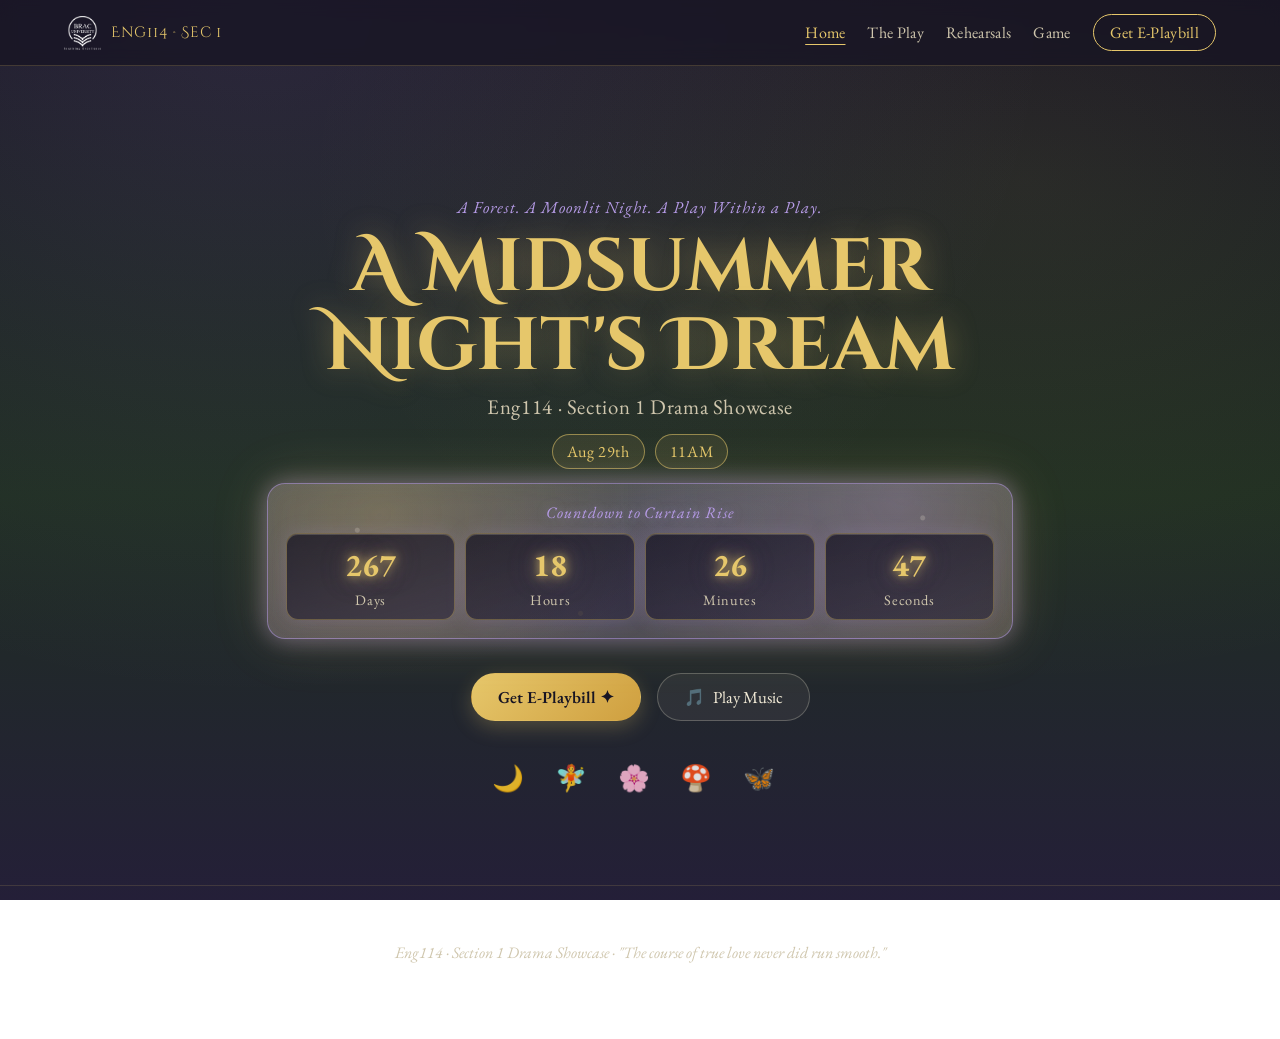
<file: index.html>
<!DOCTYPE html>
<html lang="en">
<head>
<meta charset="UTF-8" />
<meta name="viewport" content="width=device-width, initial-scale=1.0" />
<title>A Midsummer Night's Dream | Eng114 Sec:1 Drama Showcase</title>
<link rel="icon" type="image/svg+xml" href="data:image/svg+xml,%3Csvg xmlns='http://www.w3.org/2000/svg' viewBox='0 0 100 100'%3E%3Ctext y='0.9em' font-size='90'%3E%F0%9F%A7%9A%3C/text%3E%3C/svg%3E" />
<link rel="preconnect" href="https://fonts.googleapis.com">
<link rel="preconnect" href="https://fonts.gstatic.com" crossorigin>
<link href="https://fonts.googleapis.com/css2?family=Cinzel+Decorative:wght@400;700;900&family=EB+Garamond:ital,wght@0,400;0,500;0,600;1,400&display=swap" rel="stylesheet">
<link rel="stylesheet" href="style.css" />
</head>
<body>

<!-- Drifting firefly / sparkle field, decorative only -->
<div class="fireflies" aria-hidden="true">
  <span></span><span></span><span></span><span></span><span></span>
  <span></span><span></span><span></span><span></span><span></span>
</div>

<header class="site-header">
  <div class="brand">
    <img src="bracu-logo-white.png" alt="BRACU logo" class="uni-logo" />
    <span class="brand-text">Eng114 · Sec 1</span>
  </div>
  <nav class="site-nav">
    <a href="index.html" class="is-active">Home</a>
    <a href="play.html">The Play</a>
    <a href="gallery.html">Rehearsals</a>
    <a href="game.html">Game</a>
    <a href="ticket.html" class="nav-cta">Get E-Playbill</a>
  </nav>
</header>

<main>

  <!-- ================= HERO / HOME ================= -->
  <section id="home" class="hero">
    <p class="eyebrow">A Forest. A Moonlit Night. A Play Within a Play.</p>
    <h1 class="hero-title">A Midsummer<br>Night's Dream</h1>
    <p class="hero-sub">Eng114 &middot; Section 1 Drama Showcase</p>
    <div class="event-meta" aria-label="Showcase schedule">
      <span class="event-pill">Aug 29th</span>
      <span class="event-pill">11AM</span>
    </div>
    <div class="countdown-wrap" aria-live="polite">
      <p class="countdown-label">Countdown to Curtain Rise</p>
      <div class="countdown" id="countdown" role="timer">
        <div class="countdown-unit"><strong id="countdownDays">--</strong><span>Days</span></div>
        <div class="countdown-unit"><strong id="countdownHours">--</strong><span>Hours</span></div>
        <div class="countdown-unit"><strong id="countdownMinutes">--</strong><span>Minutes</span></div>
        <div class="countdown-unit"><strong id="countdownSeconds">--</strong><span>Seconds</span></div>
      </div>
    </div>

    <div class="hero-actions">
      <a href="ticket.html" class="btn btn-primary">Get E-Playbill ✦</a>
      <button id="ambientToggle" class="btn btn-ghost" type="button">
        <span id="ambientIcon">🎵</span> <span id="ambientLabel">Play Music</span>
      </button>
    </div>

    <!--
      NOTE FOR USER: Pixabay has royalty-free ambient tracks that fit perfectly here.
      Search Pixabay for something like "forest night ambience", "magical fairy forest",
      or "enchanted forest ambient", then download an MP3 and save it as:
      alban_gogh-lonely-fairyx27s-lament-209126.mp3
      The player below is already wired up to it.
    -->
    <div class="hero-motif" aria-hidden="true">🌙 🧚 🌸 🍄 🦋</div>
  </section>

</main>

<footer class="site-footer">
  <p>Eng114 · Section 1 Drama Showcase · "The course of true love never did run smooth."</p>
</footer>

<script type="module" src="script.js"></script>
</body>
</html>
</file>
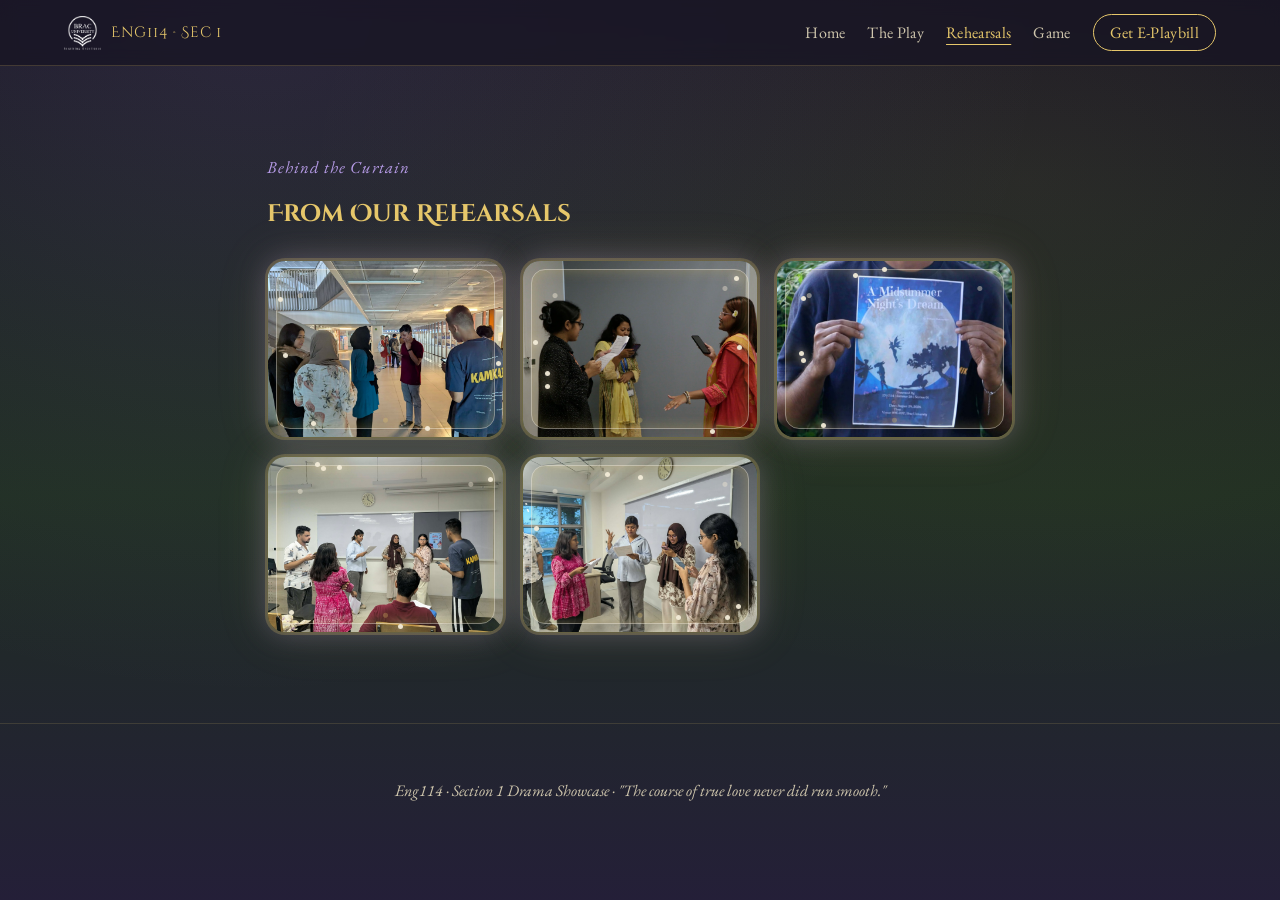
<file: gallery.html>
<!DOCTYPE html>
<html lang="en">
<head>
<meta charset="UTF-8" />
<meta name="viewport" content="width=device-width, initial-scale=1.0" />
<title>Rehearsals | A Midsummer Night's Dream</title>
<link rel="icon" type="image/svg+xml" href="data:image/svg+xml,%3Csvg xmlns='http://www.w3.org/2000/svg' viewBox='0 0 100 100'%3E%3Ctext y='0.9em' font-size='90'%3E%F0%9F%A7%9A%3C/text%3E%3C/svg%3E" />
<link rel="preconnect" href="https://fonts.googleapis.com">
<link rel="preconnect" href="https://fonts.gstatic.com" crossorigin>
<link href="https://fonts.googleapis.com/css2?family=Cinzel+Decorative:wght@400;700;900&family=EB+Garamond:ital,wght@0,400;0,500;0,600;1,400&display=swap" rel="stylesheet">
<link rel="stylesheet" href="style.css" />
</head>
<body>

<div class="fireflies" aria-hidden="true">
  <span></span><span></span><span></span><span></span><span></span>
  <span></span><span></span><span></span><span></span><span></span>
</div>

<header class="site-header">
  <div class="brand">
    <img src="bracu-logo-white.png" alt="BRACU logo" class="uni-logo" />
    <span class="brand-text">Eng114 · Sec 1</span>
  </div>
  <nav class="site-nav">
    <a href="index.html">Home</a>
    <a href="play.html">The Play</a>
    <a href="gallery.html" class="is-active">Rehearsals</a>
    <a href="game.html">Game</a>
    <a href="ticket.html" class="nav-cta">Get E-Playbill</a>
  </nav>
</header>

<main>
  <section class="section gallery">
    <p class="eyebrow">Behind the Curtain</p>
    <h2>From Our Rehearsals</h2>
    <div class="gallery-grid">
      <div class="gallery-item"><img src="WhatsApp Unknown 2026-08-18 at 10.03.54 PM/WhatsApp Image 2026-08-18 at 7.03.28 PM.jpeg" alt="Rehearsal photo 1" onerror="this.parentElement.style.display='none'" /></div>
      <div class="gallery-item"><img src="WhatsApp Unknown 2026-08-18 at 10.03.54 PM/WhatsApp Image 2026-08-18 at 7.03.28 PM (1).jpeg" alt="Rehearsal photo 2" onerror="this.parentElement.style.display='none'" /></div>
      <div class="gallery-item"><img src="WhatsApp Unknown 2026-08-18 at 10.03.54 PM/WhatsApp Image 2026-08-18 at 7.03.47_.png" alt="Rehearsal photo 3" onerror="this.parentElement.style.display='none'" /></div>
      <div class="gallery-item"><img src="WhatsApp Unknown 2026-08-18 at 10.03.54 PM/WhatsApp Image 2026-08-18 at 7.03.47 PM (1).jpeg" alt="Rehearsal photo 4" onerror="this.parentElement.style.display='none'" /></div>
      <div class="gallery-item"><img src="WhatsApp Unknown 2026-08-18 at 10.03.54 PM/WhatsApp Image 2026-08-18 at 7.03.47 PM (2).jpeg" alt="Rehearsal photo 5" onerror="this.parentElement.style.display='none'" /></div>
    </div>
  </section>
</main>

<footer class="site-footer">
  <p>Eng114 · Section 1 Drama Showcase · "The course of true love never did run smooth."</p>
</footer>

<script type="module" src="script.js"></script>
</body>
</html>
</file>
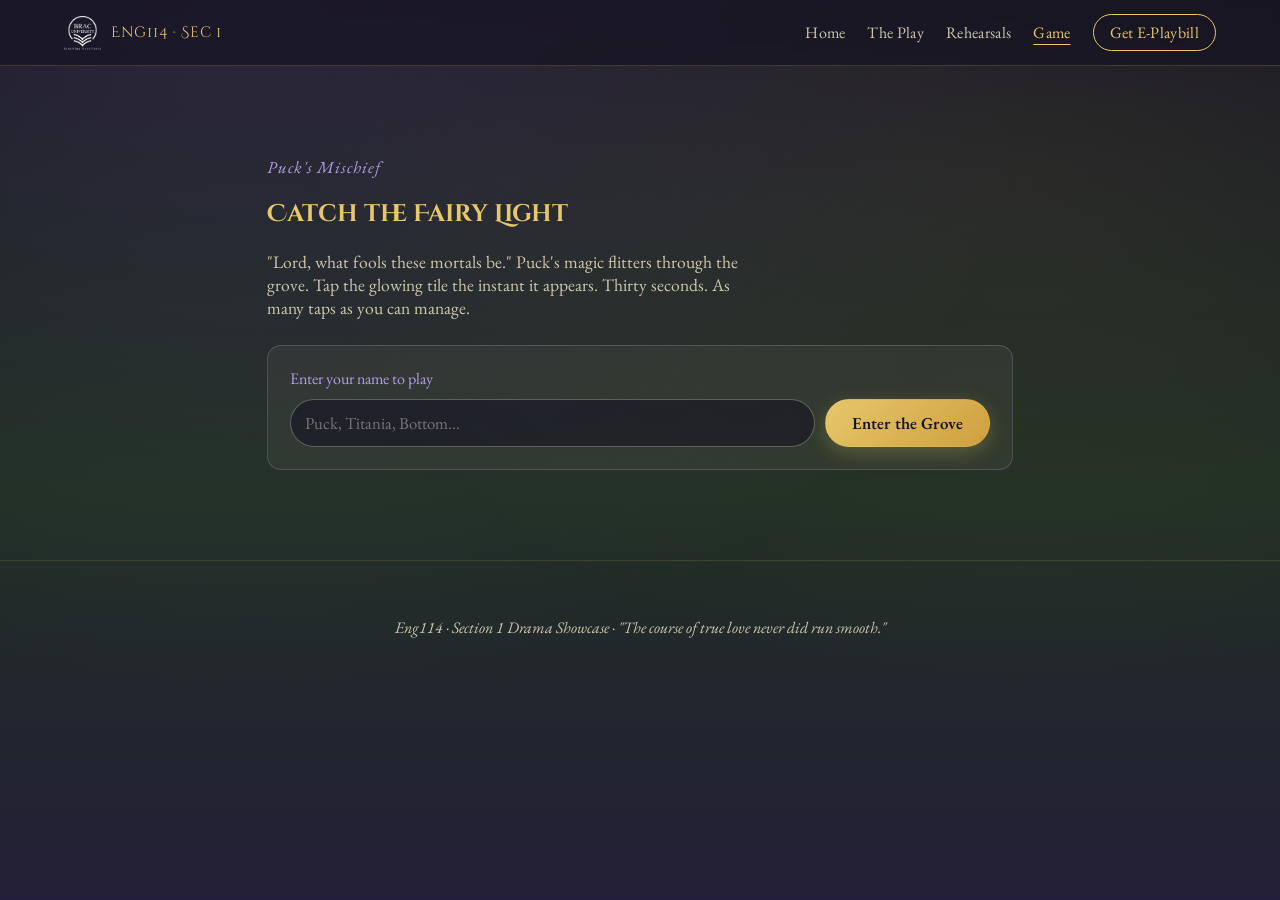
<file: game.html>
<!DOCTYPE html>
<html lang="en">
<head>
<meta charset="UTF-8" />
<meta name="viewport" content="width=device-width, initial-scale=1.0" />
<title>Game | A Midsummer Night's Dream</title>
<link rel="icon" type="image/svg+xml" href="data:image/svg+xml,%3Csvg xmlns='http://www.w3.org/2000/svg' viewBox='0 0 100 100'%3E%3Ctext y='0.9em' font-size='90'%3E%F0%9F%A7%9A%3C/text%3E%3C/svg%3E" />
<link rel="preconnect" href="https://fonts.googleapis.com">
<link rel="preconnect" href="https://fonts.gstatic.com" crossorigin>
<link href="https://fonts.googleapis.com/css2?family=Cinzel+Decorative:wght@400;700;900&family=EB+Garamond:ital,wght@0,400;0,500;0,600;1,400&display=swap" rel="stylesheet">
<link rel="stylesheet" href="style.css" />
</head>
<body>

<div class="fireflies" aria-hidden="true">
  <span></span><span></span><span></span><span></span><span></span>
  <span></span><span></span><span></span><span></span><span></span>
</div>

<header class="site-header">
  <div class="brand">
    <img src="bracu-logo-white.png" alt="BRACU logo" class="uni-logo" />
    <span class="brand-text">Eng114 · Sec 1</span>
  </div>
  <nav class="site-nav">
    <a href="index.html">Home</a>
    <a href="play.html">The Play</a>
    <a href="gallery.html">Rehearsals</a>
    <a href="game.html" class="is-active">Game</a>
    <a href="ticket.html" class="nav-cta">Get E-Playbill</a>
  </nav>
</header>

<main>
  <section class="section game-section">
    <p class="eyebrow">Puck's Mischief</p>
    <h2>Catch the Fairy Light</h2>
    <p class="game-blurb">
      "Lord, what fools these mortals be." Puck's magic flitters through the grove. Tap the
      glowing tile the instant it appears. Thirty seconds. As many taps as you can manage.
    </p>

    <div id="nameGate" class="name-gate">
      <label for="playerName">Enter your name to play</label>
      <div class="name-gate-row">
        <input id="playerName" type="text" maxlength="24" placeholder="Puck, Titania, Bottom..." />
        <button id="confirmName" class="btn btn-primary" type="button">Enter the Grove</button>
      </div>
    </div>

    <div id="gameArea" class="game-area" hidden>
      <div class="difficulty-row">
        <label for="difficultySelect">Difficulty</label>
        <select id="difficultySelect" aria-label="Select game difficulty">
          <option value="easy">Easy</option>
          <option value="medium" selected>Medium</option>
          <option value="hard">Hard</option>
        </select>
      </div>

      <div class="game-hud">
        <div>Player: <strong id="hudName">-</strong></div>
        <div>Score: <strong id="score">0</strong></div>
        <div>Time: <strong id="time">30</strong>s</div>
      </div>

      <div class="tile-grid" id="tileGrid">
        <button class="tile" data-i="0">🌙</button>
        <button class="tile" data-i="1">🌙</button>
        <button class="tile" data-i="2">🌙</button>
        <button class="tile" data-i="3">🌙</button>
        <button class="tile" data-i="4">🌙</button>
        <button class="tile" data-i="5">🌙</button>
        <button class="tile" data-i="6">🌙</button>
        <button class="tile" data-i="7">🌙</button>
        <button class="tile" data-i="8">🌙</button>
      </div>

      <button id="start" class="btn btn-primary" type="button">Start</button>
      <p id="status" class="game-status">Press start when you're ready, mortal.</p>
    </div>
  </section>
</main>

<footer class="site-footer">
  <p>Eng114 · Section 1 Drama Showcase · "The course of true love never did run smooth."</p>
</footer>

<script type="module" src="script.js"></script>
</body>
</html>
</file>
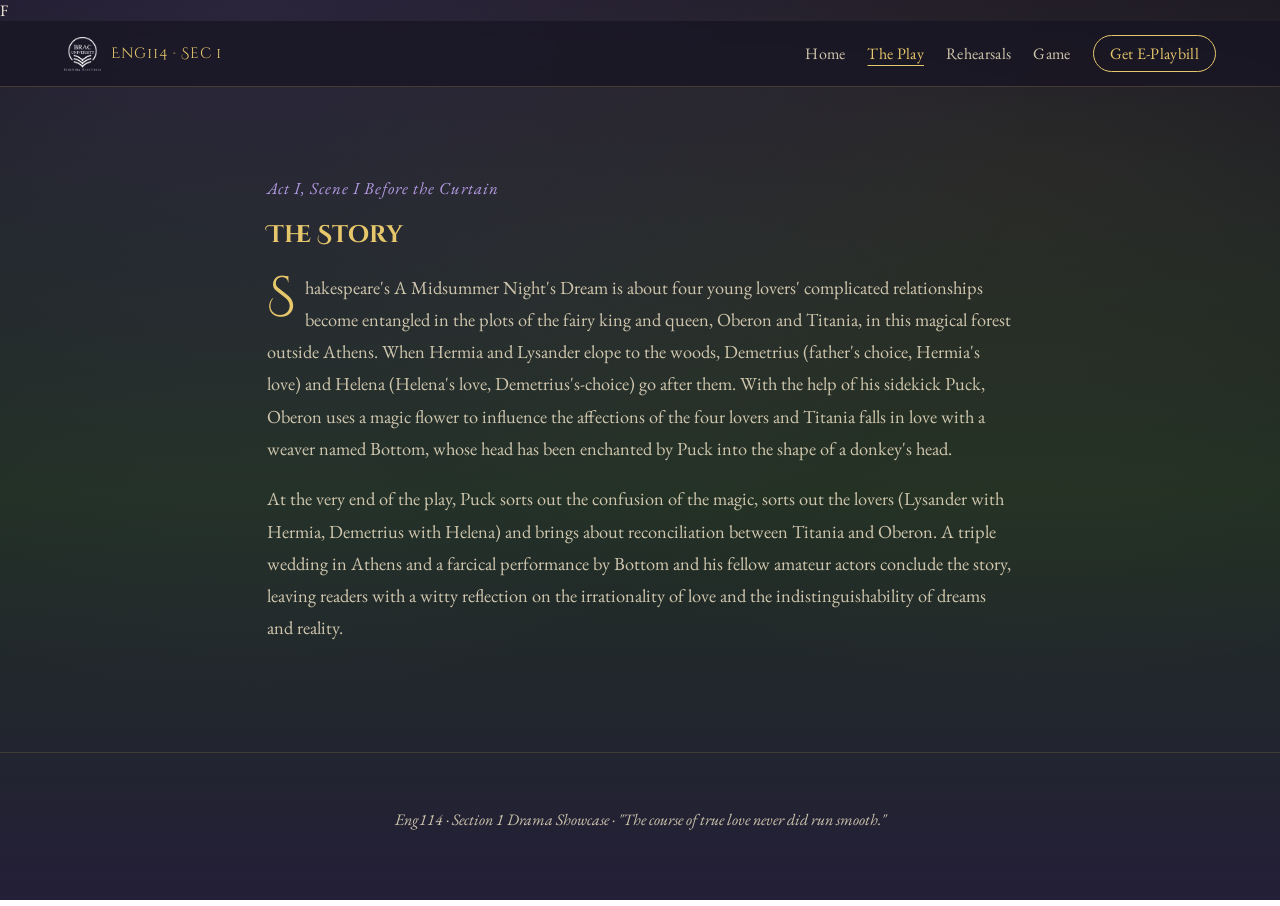
<file: play.html>
F<!DOCTYPE html>
<html lang="en">
<head>
<meta charset="UTF-8" />
<meta name="viewport" content="width=device-width, initial-scale=1.0" />
<title>The Play | A Midsummer Night's Dream</title>
<link rel="icon" type="image/svg+xml" href="data:image/svg+xml,%3Csvg xmlns='http://www.w3.org/2000/svg' viewBox='0 0 100 100'%3E%3Ctext y='0.9em' font-size='90'%3E%F0%9F%A7%9A%3C/text%3E%3C/svg%3E" />
<link rel="preconnect" href="https://fonts.googleapis.com">
<link rel="preconnect" href="https://fonts.gstatic.com" crossorigin>
<link href="https://fonts.googleapis.com/css2?family=Cinzel+Decorative:wght@400;700;900&family=EB+Garamond:ital,wght@0,400;0,500;0,600;1,400&display=swap" rel="stylesheet">
<link rel="stylesheet" href="style.css" />
</head>
<body>

<div class="fireflies" aria-hidden="true">
  <span></span><span></span><span></span><span></span><span></span>
  <span></span><span></span><span></span><span></span><span></span>
</div>

<header class="site-header">
  <div class="brand">
    <img src="bracu-logo-white.png" alt="BRACU logo" class="uni-logo" />
    <span class="brand-text">Eng114 · Sec 1</span>
  </div>
  <nav class="site-nav">
    <a href="index.html">Home</a>
    <a href="play.html" class="is-active">The Play</a>
    <a href="gallery.html">Rehearsals</a>
    <a href="game.html">Game</a>
    <a href="ticket.html" class="nav-cta">Get E-Playbill</a>
  </nav>
</header>

<main>
  <section class="section synopsis">
    <p class="eyebrow">Act I, Scene I Before the Curtain</p>
    <h2>The Story</h2>
    <div class="synopsis-body">
      <p>
        Shakespeare's A Midsummer Night's Dream is about four young lovers' complicated
        relationships become entangled in the plots of the fairy king and queen, Oberon and
        Titania, in this magical forest outside Athens. When Hermia and Lysander elope to the
        woods, Demetrius (father's choice, Hermia's love) and Helena (Helena's love,
        Demetrius's-choice) go after them. With the help of his sidekick Puck, Oberon uses a
        magic flower to influence the affections of the four lovers and Titania falls in love
        with a weaver named Bottom, whose head has been enchanted by Puck into the shape of a
        donkey's head.
      </p>
      <p>
        At the very end of the play, Puck sorts out the confusion of the magic, sorts out the
        lovers (Lysander with Hermia, Demetrius with Helena) and brings about reconciliation
        between Titania and Oberon. A triple wedding in Athens and a farcical performance by
        Bottom and his fellow amateur actors conclude the story, leaving readers with a witty
        reflection on the irrationality of love and the indistinguishability of dreams and
        reality.
      </p>
    </div>
  </section>
</main>

<footer class="site-footer">
  <p>Eng114 · Section 1 Drama Showcase · "The course of true love never did run smooth."</p>
</footer>

<script type="module" src="script.js"></script>
</body>
</html>
</file>
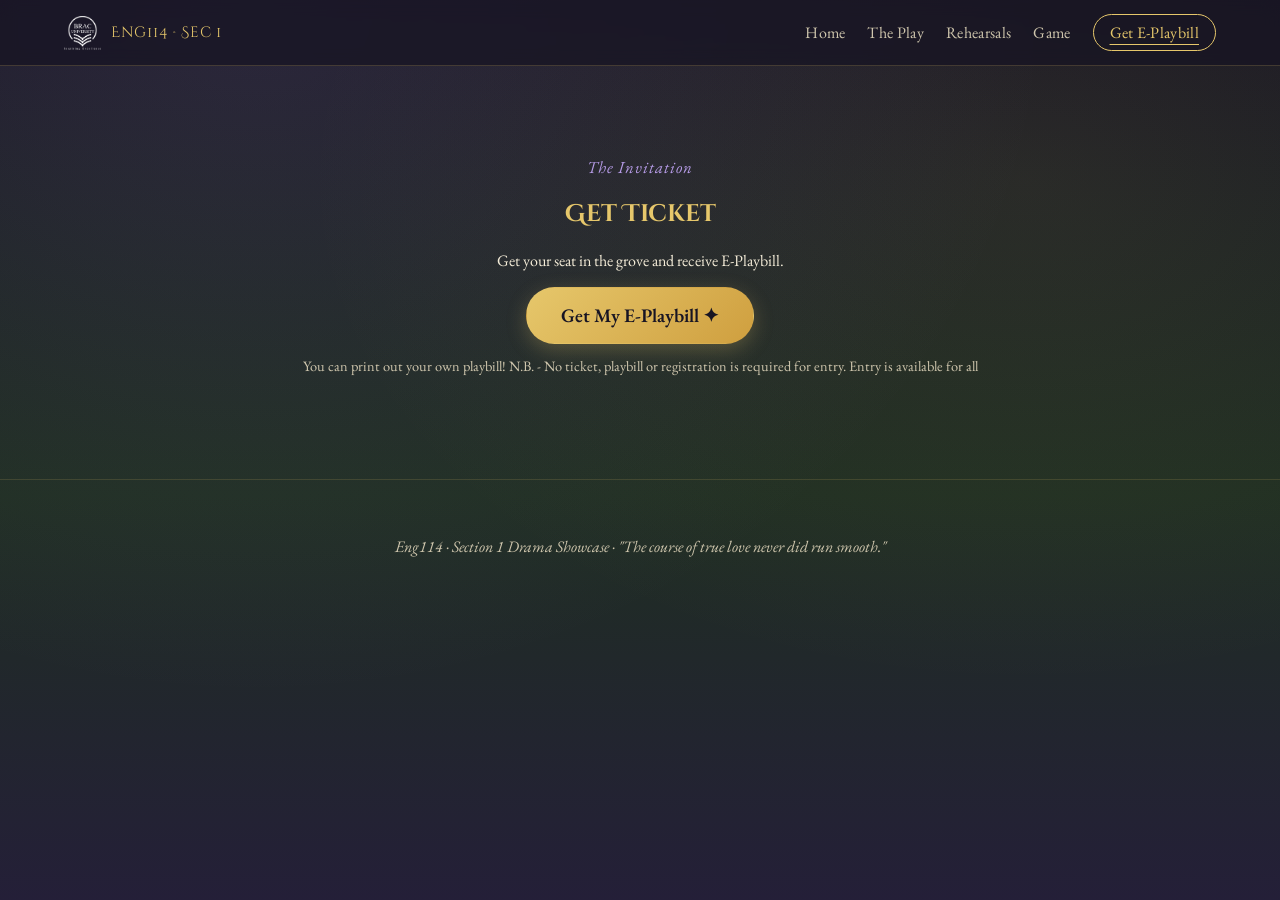
<file: ticket.html>
<!DOCTYPE html>
<html lang="en">
<head>
<meta charset="UTF-8" />
<meta name="viewport" content="width=device-width, initial-scale=1.0" />
<title>Get Ticket | A Midsummer Night's Dream</title>
<link rel="icon" type="image/svg+xml" href="data:image/svg+xml,%3Csvg xmlns='http://www.w3.org/2000/svg' viewBox='0 0 100 100'%3E%3Ctext y='0.9em' font-size='90'%3E%F0%9F%A7%9A%3C/text%3E%3C/svg%3E" />
<link rel="preconnect" href="https://fonts.googleapis.com">
<link rel="preconnect" href="https://fonts.gstatic.com" crossorigin>
<link href="https://fonts.googleapis.com/css2?family=Cinzel+Decorative:wght@400;700;900&family=EB+Garamond:ital,wght@0,400;0,500;0,600;1,400&display=swap" rel="stylesheet">
<link rel="stylesheet" href="style.css" />
</head>
<body>

<div class="fireflies" aria-hidden="true">
  <span></span><span></span><span></span><span></span><span></span>
  <span></span><span></span><span></span><span></span><span></span>
</div>

<header class="site-header">
  <div class="brand">
    <img src="bracu-logo-white.png" alt="BRACU logo" class="uni-logo" />
    <span class="brand-text">Eng114 · Sec 1</span>
  </div>
  <nav class="site-nav">
    <a href="index.html">Home</a>
    <a href="play.html">The Play</a>
    <a href="gallery.html">Rehearsals</a>
    <a href="game.html">Game</a>
    <a href="ticket.html" class="nav-cta is-active">Get E-Playbill</a>
  </nav>
</header>

<main>
  <section class="section ticket-section">
    <p class="eyebrow">The Invitation</p>
    <h2>Get Ticket</h2>
    <p>
      Get your seat in the grove and receive E-Playbill.
    </p>
    <a
      id="ticketLink"
      class="btn btn-primary btn-large"
      href="https://drive.google.com/drive/folders/1-yWIlWH0DUd8T4Q69Jubic5o0oJBEKkg?usp=drive_link"
      target="_blank"
      rel="noopener noreferrer"
    >
      Get My E-Playbill ✦
    </a>
    <p class="ticket-fineprint">You can print out your own playbill! N.B. - No ticket, playbill or registration is required for entry. Entry is available for all</p>
  </section>
</main>

<footer class="site-footer">
  <p>Eng114 · Section 1 Drama Showcase · "The course of true love never did run smooth."</p>
</footer>

<script type="module" src="script.js"></script>
</body>
</html>
</file>
<file: style.css>
/* ============================================
  A Midsummer Night's Dream Drama Showcase
   Palette: moonlit forest night
   ============================================ */

:root {
  --night-deep: #171423;
  --night-mid: #241f38;
  --moss: #1f2e22;
  --moss-light: #35492f;
  --moon-gold: #e6c76b;
  --fairy-lilac: #b79ce8;
  --blossom-pink: #e3a3c4;
  --parchment: #f4ecd8;
  --parchment-dim: #cfc6ad;

  --font-display: 'Cinzel Decorative', serif;
  --font-body: 'EB Garamond', serif;

  --radius: 14px;
}

* { box-sizing: border-box; }

html { scroll-behavior: smooth; }

body {
  margin: 0;
  font-family: var(--font-body);
  color: var(--parchment);
  background:
    radial-gradient(ellipse at 20% 0%, rgba(183, 156, 232, 0.12), transparent 55%),
    radial-gradient(ellipse at 80% 20%, rgba(230, 199, 107, 0.08), transparent 50%),
    linear-gradient(180deg, var(--night-deep) 0%, var(--moss) 55%, var(--night-mid) 100%);
  background-attachment: fixed;
  min-height: 100vh;
  overflow-x: hidden;
}

::selection { background: var(--fairy-lilac); color: var(--night-deep); }

/* ---------- Fireflies (signature ambient motion) ---------- */
.fireflies {
  position: fixed;
  inset: 0;
  pointer-events: none;
  z-index: 0;
}
.fireflies span {
  position: absolute;
  width: 6px;
  height: 6px;
  border-radius: 50%;
  background: var(--moon-gold);
  box-shadow: 0 0 8px 2px rgba(230, 199, 107, 0.9);
  opacity: 0;
  animation: drift 14s linear infinite;
}
.fireflies span:nth-child(1) { left: 8%;  top: 80%; animation-delay: 0s;  animation-duration: 16s; }
.fireflies span:nth-child(2) { left: 22%; top: 90%; animation-delay: 2s;  animation-duration: 13s; }
.fireflies span:nth-child(3) { left: 40%; top: 85%; animation-delay: 4s;  animation-duration: 18s; }
.fireflies span:nth-child(4) { left: 58%; top: 95%; animation-delay: 1s;  animation-duration: 15s; }
.fireflies span:nth-child(5) { left: 70%; top: 88%; animation-delay: 6s;  animation-duration: 17s; }
.fireflies span:nth-child(6) { left: 85%; top: 92%; animation-delay: 3s;  animation-duration: 14s; }
.fireflies span:nth-child(7) { left: 15%; top: 78%; animation-delay: 8s;  animation-duration: 19s; }
.fireflies span:nth-child(8) { left: 50%; top: 82%; animation-delay: 5s;  animation-duration: 16s; }
.fireflies span:nth-child(9) { left: 65%; top: 90%; animation-delay: 7s;  animation-duration: 12s; }
.fireflies span:nth-child(10){ left: 92%; top: 84%; animation-delay: 9s;  animation-duration: 20s; }

@keyframes drift {
  0%   { opacity: 0; transform: translateY(0) translateX(0); }
  10%  { opacity: 1; }
  50%  { transform: translateY(-45vh) translateX(20px); }
  90%  { opacity: 1; }
  100% { opacity: 0; transform: translateY(-85vh) translateX(-10px); }
}

@media (prefers-reduced-motion: reduce) {
  .fireflies span { animation: none; opacity: 0.6; }
  html { scroll-behavior: auto; }
}

/* ---------- Header / Nav ---------- */
.site-header {
  position: sticky;
  top: 0;
  z-index: 10;
  display: flex;
  align-items: center;
  justify-content: space-between;
  padding: 14px 5vw;
  background: rgba(23, 20, 35, 0.75);
  backdrop-filter: blur(8px);
  border-bottom: 1px solid rgba(230, 199, 107, 0.2);
}
.brand { display: flex; align-items: center; gap: 10px; }
.uni-logo { height: 34px; width: auto; }
.brand-text {
  font-family: var(--font-display);
  letter-spacing: 0.04em;
  color: var(--moon-gold);
  font-size: 0.95rem;
}
.site-nav { display: flex; gap: 22px; align-items: center; flex-wrap: wrap; }
.site-nav a {
  color: var(--parchment-dim);
  text-decoration: none;
  font-size: 1rem;
  letter-spacing: 0.02em;
  transition: color 0.2s ease;
}
.site-nav a:hover { color: var(--moon-gold); }
.site-nav a.is-active {
  color: var(--moon-gold);
  text-decoration: underline;
  text-underline-offset: 6px;
}
.site-nav .nav-cta {
  padding: 7px 16px;
  border: 1px solid var(--moon-gold);
  border-radius: 999px;
  color: var(--moon-gold);
}
.site-nav .nav-cta:hover { background: var(--moon-gold); color: var(--night-deep); }

/* ---------- Layout helpers ---------- */
main { position: relative; z-index: 1; }
.section { max-width: 900px; margin: 0 auto; padding: 90px 6vw; }
.eyebrow {
  font-family: var(--font-body);
  font-style: italic;
  color: var(--fairy-lilac);
  letter-spacing: 0.06em;
  margin: 0 0 6px;
  font-size: 1.05rem;
}
h1, h2 { font-family: var(--font-display); color: var(--moon-gold); }

/* ---------- Hero ---------- */
.hero {
  text-align: center;
  padding: 130px 6vw 90px;
  max-width: 900px;
  margin: 0 auto;
}
.hero-title {
  font-size: clamp(2.4rem, 7vw, 4.6rem);
  line-height: 1.08;
  margin: 10px 0 6px;
  text-shadow: 0 0 30px rgba(230, 199, 107, 0.35);
}
.hero-sub {
  font-size: 1.3rem;
  color: var(--parchment-dim);
  margin: 0 0 14px;
  letter-spacing: 0.03em;
}
.event-meta {
  display: flex;
  justify-content: center;
  gap: 10px;
  flex-wrap: wrap;
  margin-bottom: 14px;
}
.event-pill {
  padding: 6px 14px;
  border-radius: 999px;
  border: 1px solid rgba(230, 199, 107, 0.55);
  background: rgba(230, 199, 107, 0.09);
  color: var(--moon-gold);
  letter-spacing: 0.04em;
}
.countdown-wrap {
  position: relative;
  margin: 0 auto 34px;
  max-width: 760px;
  padding: 18px;
  border-radius: 18px;
  border: 1px solid rgba(183, 156, 232, 0.55);
  background:
    radial-gradient(circle at 15% 20%, rgba(230, 199, 107, 0.22), transparent 40%),
    radial-gradient(circle at 85% 10%, rgba(183, 156, 232, 0.28), transparent 45%),
    linear-gradient(135deg, rgba(183, 156, 232, 0.2), rgba(230, 199, 107, 0.14));
  box-shadow:
    0 0 24px rgba(183, 156, 232, 0.35),
    0 0 56px rgba(230, 199, 107, 0.2),
    inset 0 0 18px rgba(244, 236, 216, 0.08);
  animation: countdownAura 4.2s ease-in-out infinite;
}
.countdown-wrap::before,
.countdown-wrap::after {
  content: "";
  position: absolute;
  pointer-events: none;
}
.countdown-wrap::before {
  inset: -2px;
  border-radius: 20px;
  background: linear-gradient(120deg, rgba(230, 199, 107, 0.25), rgba(183, 156, 232, 0.35), rgba(230, 199, 107, 0.2));
  filter: blur(12px);
  opacity: 0.55;
  z-index: -1;
}
.countdown-wrap::after {
  inset: 0;
  border-radius: 18px;
  background:
    radial-gradient(circle at 12% 30%, rgba(244, 236, 216, 0.3) 0 2px, transparent 3px),
    radial-gradient(circle at 88% 22%, rgba(244, 236, 216, 0.3) 0 2px, transparent 3px),
    radial-gradient(circle at 42% 84%, rgba(230, 199, 107, 0.25) 0 2px, transparent 3px);
  opacity: 0.7;
}
.countdown-wrap > * { position: relative; z-index: 1; }

@keyframes countdownAura {
  0%, 100% {
    transform: translateY(0);
    box-shadow:
      0 0 24px rgba(183, 156, 232, 0.35),
      0 0 56px rgba(230, 199, 107, 0.2),
      inset 0 0 18px rgba(244, 236, 216, 0.08);
  }
  50% {
    transform: translateY(-2px);
    box-shadow:
      0 0 28px rgba(183, 156, 232, 0.45),
      0 0 70px rgba(230, 199, 107, 0.28),
      inset 0 0 24px rgba(244, 236, 216, 0.14);
  }
}
.countdown-label {
  margin: 0 0 10px;
  color: var(--fairy-lilac);
  letter-spacing: 0.06em;
  font-style: italic;
  text-shadow: 0 0 10px rgba(183, 156, 232, 0.55);
}
.countdown {
  display: grid;
  grid-template-columns: repeat(4, minmax(80px, 1fr));
  gap: 10px;
}
.countdown-unit {
  display: grid;
  gap: 4px;
  padding: 10px;
  border-radius: 12px;
  background:
    linear-gradient(165deg, rgba(23, 20, 35, 0.75), rgba(36, 31, 56, 0.55));
  border: 1px solid rgba(230, 199, 107, 0.35);
  box-shadow:
    inset 0 1px 0 rgba(244, 236, 216, 0.18),
    0 0 20px rgba(183, 156, 232, 0.2);
  animation: unitFlicker 2.8s ease-in-out infinite;
}
.countdown-unit:nth-child(2) { animation-delay: 0.2s; }
.countdown-unit:nth-child(3) { animation-delay: 0.4s; }
.countdown-unit:nth-child(4) { animation-delay: 0.6s; }

@keyframes unitFlicker {
  0%, 100% { box-shadow: inset 0 1px 0 rgba(244, 236, 216, 0.18), 0 0 20px rgba(183, 156, 232, 0.2); }
  50% { box-shadow: inset 0 1px 0 rgba(244, 236, 216, 0.22), 0 0 26px rgba(230, 199, 107, 0.28); }
}
.countdown-unit strong {
  color: var(--moon-gold);
  font-size: clamp(1.2rem, 3vw, 2rem);
  text-shadow:
    0 0 8px rgba(230, 199, 107, 0.75),
    0 0 18px rgba(230, 199, 107, 0.5),
    0 0 32px rgba(183, 156, 232, 0.35);
}
.countdown-unit span {
  color: var(--parchment-dim);
  font-size: 0.9rem;
  letter-spacing: 0.04em;
}

@media (prefers-reduced-motion: reduce) {
  .countdown-wrap,
  .countdown-unit {
    animation: none;
  }
}
.hero-actions {
  display: flex;
  gap: 16px;
  justify-content: center;
  flex-wrap: wrap;
  margin-bottom: 40px;
}
.hero-motif {
  font-size: 1.6rem;
  letter-spacing: 0.5em;
  opacity: 0.85;
}

/* ---------- Buttons ---------- */
.btn {
  font-family: var(--font-body);
  font-size: 1.05rem;
  padding: 12px 26px;
  border-radius: 999px;
  border: 1px solid transparent;
  cursor: pointer;
  text-decoration: none;
  display: inline-flex;
  align-items: center;
  gap: 8px;
  transition: transform 0.15s ease, box-shadow 0.15s ease, background 0.15s ease;
}
.btn:hover { transform: translateY(-2px); }
.btn:focus-visible { outline: 2px solid var(--moon-gold); outline-offset: 3px; }
.btn-primary {
  background: linear-gradient(135deg, var(--moon-gold), #cf9f3f);
  color: var(--night-deep);
  font-weight: 600;
  box-shadow: 0 6px 20px rgba(230, 199, 107, 0.25);
}
.btn-large { font-size: 1.2rem; padding: 15px 34px; }
.btn-ghost {
  background: rgba(244, 236, 216, 0.06);
  border-color: rgba(244, 236, 216, 0.25);
  color: var(--parchment);
}
.btn-ghost:hover { border-color: var(--moon-gold); }
.btn:disabled { opacity: 0.6; cursor: not-allowed; transform: none; }

.pause-fab {
  position: fixed;
  right: 20px;
  bottom: 22px;
  z-index: 20;
  border: 1px solid rgba(230, 199, 107, 0.8);
  border-radius: 999px;
  padding: 11px 18px;
  font-family: var(--font-body);
  font-size: 1rem;
  color: var(--parchment);
  background: linear-gradient(135deg, rgba(36, 31, 56, 0.9), rgba(23, 20, 35, 0.95));
  box-shadow:
    0 0 18px rgba(183, 156, 232, 0.5),
    0 0 34px rgba(230, 199, 107, 0.32);
  cursor: pointer;
  animation: pauseFabGlow 2.8s ease-in-out infinite;
}
.pause-fab:hover {
  transform: translateY(-2px);
  box-shadow:
    0 0 22px rgba(183, 156, 232, 0.6),
    0 0 44px rgba(230, 199, 107, 0.4);
}

@keyframes pauseFabGlow {
  0%, 100% {
    box-shadow:
      0 0 18px rgba(183, 156, 232, 0.5),
      0 0 34px rgba(230, 199, 107, 0.32);
  }
  50% {
    box-shadow:
      0 0 22px rgba(183, 156, 232, 0.68),
      0 0 48px rgba(230, 199, 107, 0.48);
  }
}

/* ---------- Synopsis ---------- */
.synopsis-body p {
  font-size: 1.15rem;
  line-height: 1.75;
  color: var(--parchment-dim);
}
.synopsis-body p:first-of-type::first-letter {
  font-family: var(--font-display);
  font-size: 3.2rem;
  color: var(--moon-gold);
  float: left;
  line-height: 0.8;
  padding-right: 10px;
  padding-top: 6px;
}

/* ---------- Gallery ---------- */
.gallery-grid {
  display: grid;
  grid-template-columns: repeat(auto-fit, minmax(220px, 1fr));
  gap: 18px;
  margin-top: 30px;
}
.gallery-item {
  position: relative;
  aspect-ratio: 4 / 3;
  border-radius: 18px;
  overflow: hidden;
  border: 1px solid rgba(230, 199, 107, 0.32);
  background: rgba(244, 236, 216, 0.04);
  box-shadow:
    0 0 0 2px rgba(230, 199, 107, 0.22),
    0 0 28px rgba(183, 156, 232, 0.26),
    0 0 52px rgba(230, 199, 107, 0.15);
  animation: frameAura 3.6s ease-in-out infinite;
}
.gallery-item::before,
.gallery-item::after {
  content: "";
  position: absolute;
  pointer-events: none;
  border-radius: 14px;
}
.gallery-item::before {
  inset: 8px;
  border: 1px solid rgba(244, 236, 216, 0.45);
  box-shadow: inset 0 0 14px rgba(230, 199, 107, 0.3);
  z-index: 2;
}
.gallery-item::after {
  inset: -1px;
  background:
    radial-gradient(circle at 14% 20%, rgba(244, 236, 216, 0.6) 0 2px, transparent 3px),
    radial-gradient(circle at 86% 16%, rgba(244, 236, 216, 0.55) 0 2px, transparent 3px),
    radial-gradient(circle at 50% 90%, rgba(230, 199, 107, 0.4) 0 2px, transparent 3px);
  opacity: 0.75;
  z-index: 3;
  animation: sparkleShift 3s ease-in-out infinite alternate;
}
.fairy-particle {
  position: absolute;
  width: 5px;
  height: 5px;
  border-radius: 50%;
  background: rgba(244, 236, 216, 0.95);
  box-shadow:
    0 0 8px rgba(244, 236, 216, 0.9),
    0 0 16px rgba(230, 199, 107, 0.75);
  pointer-events: none;
  z-index: 4;
  animation-name: fairyFloat;
  animation-timing-function: ease-in-out;
  animation-iteration-count: infinite;
}
.gallery-item img {
  width: 100%;
  height: 100%;
  object-fit: cover;
  display: block;
  transition: transform 0.4s ease, filter 0.4s ease;
}
.gallery-item:hover {
  box-shadow:
    0 0 0 2px rgba(230, 199, 107, 0.35),
    0 0 36px rgba(183, 156, 232, 0.4),
    0 0 70px rgba(230, 199, 107, 0.24);
}
.gallery-item:hover img {
  transform: scale(1.06);
  filter: saturate(1.06) contrast(1.04);
}

@keyframes frameAura {
  0%, 100% {
    box-shadow:
      0 0 0 2px rgba(230, 199, 107, 0.22),
      0 0 28px rgba(183, 156, 232, 0.26),
      0 0 52px rgba(230, 199, 107, 0.15);
  }
  50% {
    box-shadow:
      0 0 0 2px rgba(230, 199, 107, 0.34),
      0 0 40px rgba(183, 156, 232, 0.42),
      0 0 76px rgba(230, 199, 107, 0.28);
  }
}

@keyframes sparkleShift {
  0% { opacity: 0.55; transform: translateY(0); }
  100% { opacity: 0.9; transform: translateY(-3px); }
}

@keyframes fairyFloat {
  0%, 100% { transform: translateY(0) scale(0.9); opacity: 0.25; }
  35% { transform: translateY(-8px) scale(1); opacity: 0.85; }
  70% { transform: translateY(-15px) scale(0.75); opacity: 0.35; }
}

/* ---------- Game ---------- */
.game-blurb { color: var(--parchment-dim); font-size: 1.1rem; max-width: 60ch; }

.name-gate {
  margin-top: 26px;
  background: rgba(244, 236, 216, 0.05);
  border: 1px solid rgba(183, 156, 232, 0.25);
  border-radius: var(--radius);
  padding: 22px;
}
.name-gate label { display: block; margin-bottom: 10px; color: var(--fairy-lilac); }
.name-gate-row { display: flex; gap: 10px; flex-wrap: wrap; }
#playerName {
  flex: 1;
  min-width: 200px;
  padding: 11px 14px;
  border-radius: 999px;
  border: 1px solid rgba(244, 236, 216, 0.3);
  background: rgba(23, 20, 35, 0.6);
  color: var(--parchment);
  font-family: var(--font-body);
  font-size: 1.05rem;
}
#playerName:focus-visible { outline: 2px solid var(--moon-gold); }

.game-area { margin-top: 26px; }
.difficulty-row {
  display: inline-flex;
  align-items: center;
  gap: 10px;
  margin-bottom: 14px;
  padding: 8px 12px;
  border-radius: 999px;
  background: rgba(244, 236, 216, 0.06);
  border: 1px solid rgba(183, 156, 232, 0.32);
}
.difficulty-row label {
  color: var(--fairy-lilac);
  letter-spacing: 0.03em;
}
#difficultySelect {
  border-radius: 999px;
  border: 1px solid rgba(230, 199, 107, 0.4);
  background: rgba(23, 20, 35, 0.8);
  color: var(--parchment);
  padding: 6px 12px;
  font-family: var(--font-body);
  font-size: 0.98rem;
}
#difficultySelect:focus-visible {
  outline: 2px solid var(--moon-gold);
  outline-offset: 2px;
}
.game-hud {
  display: flex;
  gap: 24px;
  flex-wrap: wrap;
  margin-bottom: 18px;
  font-size: 1.05rem;
  color: var(--parchment-dim);
}
.game-hud strong { color: var(--moon-gold); }

.tile-grid {
  display: grid;
  grid-template-columns: repeat(3, 1fr);
  gap: 12px;
  max-width: 420px;
  margin-bottom: 22px;
}
.tile {
  aspect-ratio: 1;
  font-size: 2.1rem;
  border-radius: var(--radius);
  border: 1px solid rgba(183, 156, 232, 0.3);
  background: rgba(244, 236, 216, 0.04);
  color: var(--parchment-dim);
  cursor: pointer;
  transition: transform 0.12s ease, box-shadow 0.2s ease, background 0.2s ease;
}
.tile:hover { transform: translateY(-2px); }
.tile--active {
  background: radial-gradient(circle, rgba(230, 199, 107, 0.35), rgba(183, 156, 232, 0.15));
  box-shadow: 0 0 24px 4px rgba(230, 199, 107, 0.45);
  border-color: var(--moon-gold);
  animation: pulse 0.65s ease infinite alternate;
}
@keyframes pulse {
  from { transform: scale(1); }
  to   { transform: scale(1.06); }
}
.game-status { color: var(--fairy-lilac); font-style: italic; }

/* ---------- Get Ticket ---------- */
.ticket-section { text-align: center; }
.ticket-fineprint { color: var(--parchment-dim); font-size: 0.9rem; margin-top: 12px; }

/* ---------- Footer ---------- */
.site-footer {
  position: relative;
  z-index: 1;
  text-align: center;
  padding: 40px 6vw 60px;
  color: var(--parchment-dim);
  font-style: italic;
  border-top: 1px solid rgba(230, 199, 107, 0.15);
}

/* ---------- Responsive ---------- */
@media (max-width: 640px) {
  .site-header { flex-direction: column; gap: 12px; }
  .site-nav { gap: 14px; font-size: 0.95rem; }
  .section { padding: 60px 6vw; }
  .countdown { grid-template-columns: repeat(2, minmax(90px, 1fr)); }
  .pause-fab {
    right: 14px;
    bottom: 14px;
    padding: 10px 14px;
    font-size: 0.95rem;
  }
}

@media (prefers-reduced-motion: reduce) {
  .pause-fab,
  .gallery-item,
  .gallery-item::after,
  .fairy-particle {
    animation: none;
  }
}
</file>
